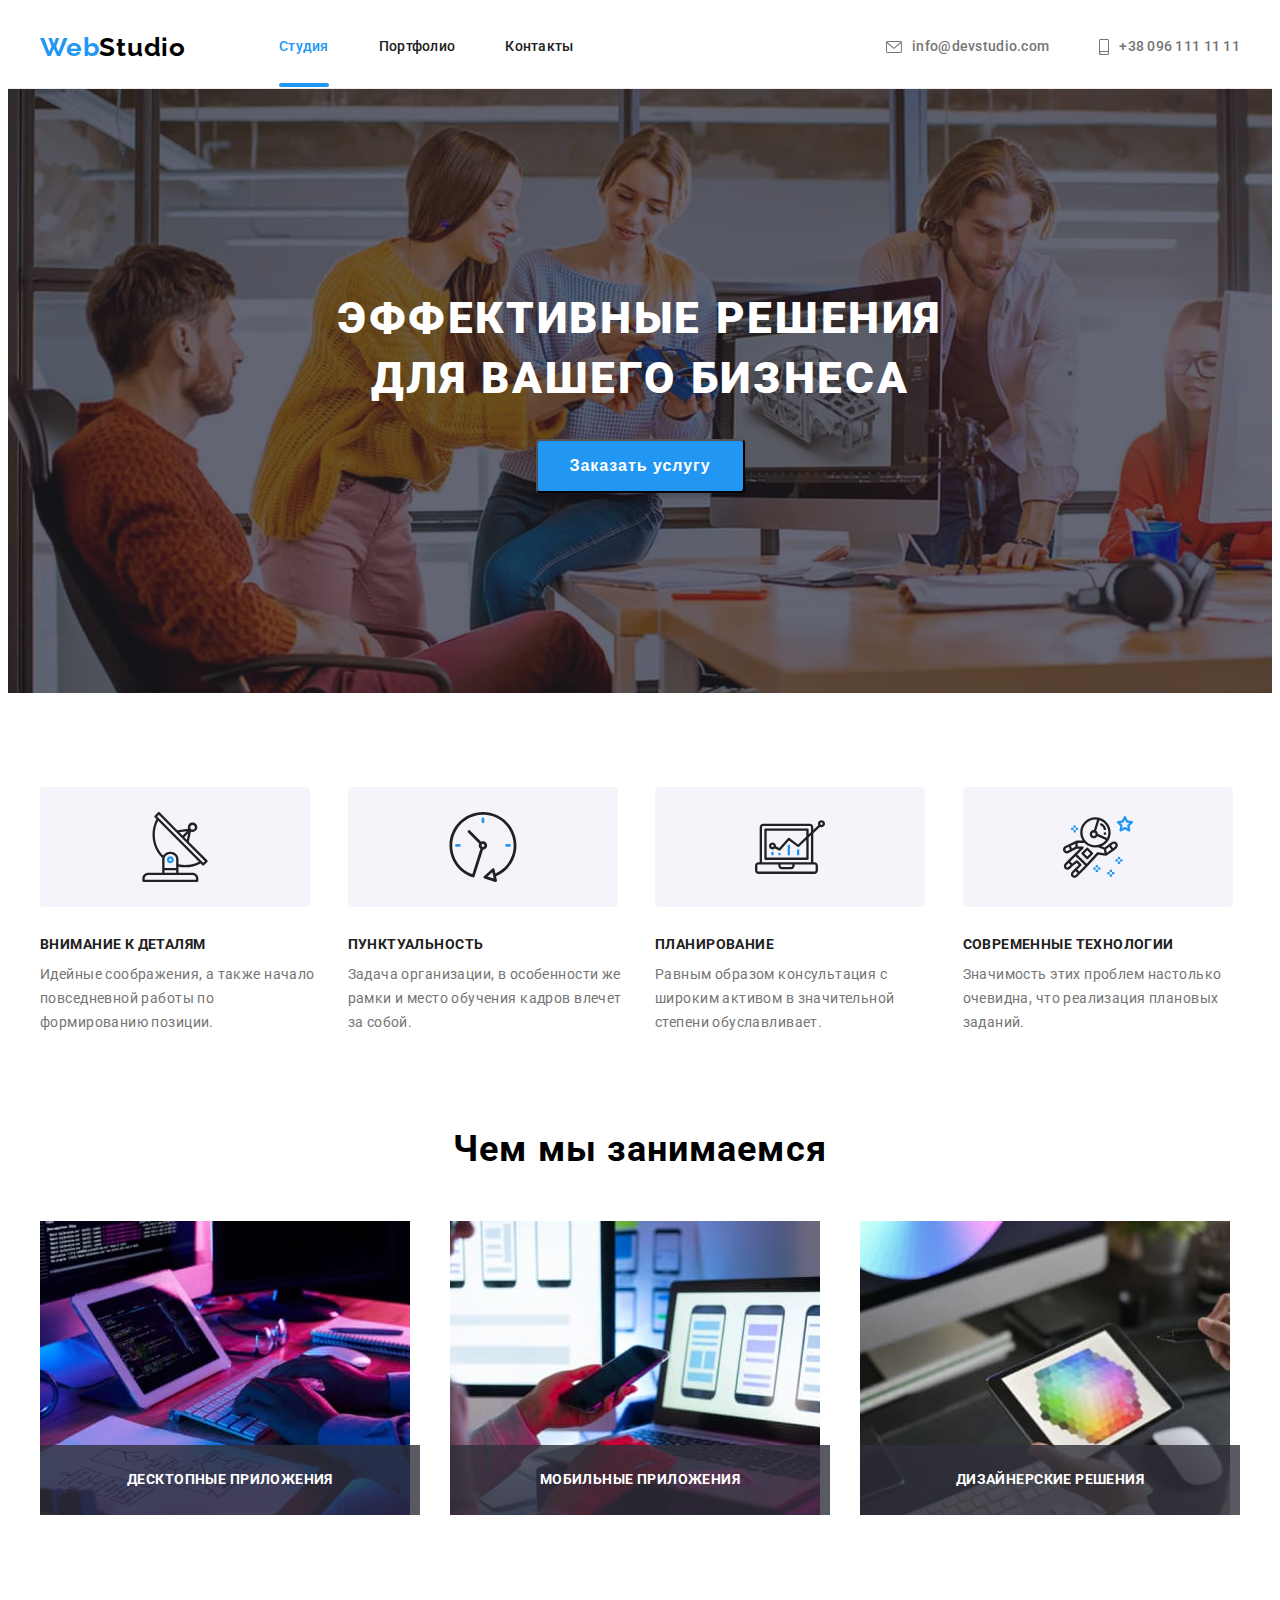
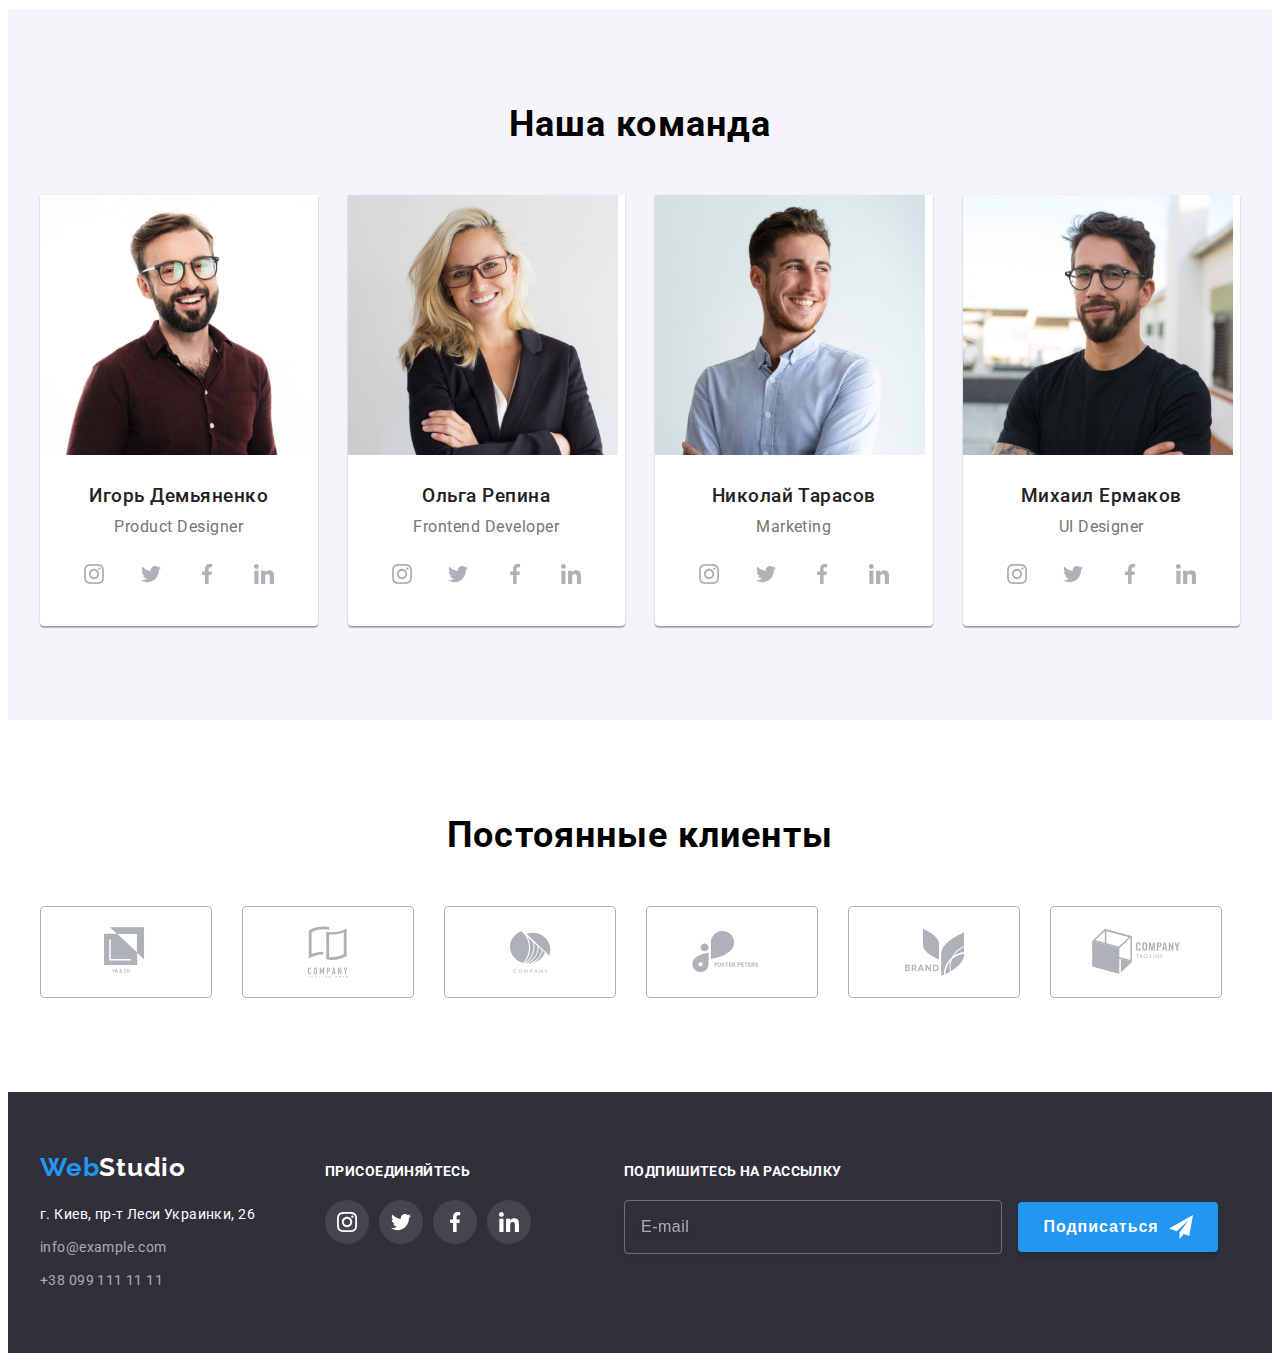
<file: index.html>
<!DOCTYPE html>
<html lang="ru">
  <head>
    <meta charset="UTF-8" />
    <meta http-equiv="X-UA-Compatible" content="IE=edge" />
    <meta name="viewport" content="width=device-width, initial-scale=1.0" />
    <title>Веб студия</title>
    <link rel="preconnect" href="https://fonts.gstatic.com" />
    <link href="https://fonts.googleapis.com/css2?family=Raleway:wght@700&family=Roboto:wght@400;500;700;900&display=swap"
      rel="stylesheet" />
    <link
      rel="stylesheet"
      href="https://cdnjs.cloudflare.com/ajax/libs/modern-normalize/1.0.0/modern-normalize.min.css"
      integrity="sha512-ISS7cAi1PEhQ8jnbJpJZMd29NlhNj4AWYyLOSp2CE/CsHxTCu+r+t0D2yoJudVrd0/8fTVPUVDzY5Tvli75u/g=="
      crossorigin="anonymous"
    />
    <link rel="stylesheet" href="./css/main.min.css" />
  </head>
  <body>
    <!-- HEADER -->
    <header class="header">
      <div class="container">
        <nav class="nav">
          <a class="logo link" href="./index.html" lang="en">Web<span class="logo_theme_light">Studio</span>
          </a>
          <ul class="menu list">
            <li class="menu__item">
              <a class="menu__link link current" href="./index.html">Студия</a>
            </li>
            <li class="menu__item">
              <a class="menu__link link" href="./portfolio.html">Портфолио</a>
            </li>
            <li class="menu__item">
              <a class="menu__link link" href="">Контакты</a>
            </li>
          </ul>
        </nav>
        <ul class="contact-list list">
          <li class="contact-list__item">
            <a class="contact-list__link link" href="mailto:info@devstudio.com">
              <svg class="contact-list__icon mail-icon" width="16px" height="12px">
                <use href="./images/sprite.svg#envelope"></use>
              </svg>info@devstudio.com
            </a>
          </li>
          <li class="contact-list__item">
            <a class="contact-list__link  link" href="tel:+380961111111">
              <svg class="contact-list__icon tel-icon" width="10px" height="16px">
                <use href="./images/sprite.svg#smartphone"></use>
              </svg>+38 096 111 11 11
            </a>
          </li>
        </ul>
      </div>
    </header>

    <main>
      <!-- HERO -->
      <section class="hero">
       <div class="container">
          <h1 class="hero__title">Эффективные решения для вашего бизнеса</h1>
          <button class="modal-button" type="button" data-modal-open>Заказать услугу</button>
       </div>
      </section>
      <!-- ABOUT -->
      <section class="about">
       <div class="container">
          <h2 class="section-title visually-hidden">Почему выбирают нас</h2>
          <ul class="about-list list">
            <li class="about-list__item">
              <div class="about-list__icon">
                <svg class="item-icon" width="70px" height="70px">
                  <use href="./images/sprite.svg#icon-antenna"></use>
                </svg>
              </div>
              <h3 class="about-list__title">Внимание к деталям</h3>
              <p class="about-list__description">
                Идейные соображения, а также начало повседневной работы по
                формированию позиции.
              </p>
            </li>
            <li class="about-list__item">
              <div class="about-list__icon">
                <svg class="item-icon" width="70px" height="70px">
                  <use href="./images/sprite.svg#icon-clock"></use>
                </svg>
              </div>
              <h3 class="about-list__title">Пунктуальность</h3>
              <p class="about-list__description">
                Задача организации, в особенности же рамки и место обучения кадров
                влечет за собой.
              </p>
            </li>
            <li class="about-list__item">
              <div class="about-list__icon">
                <svg class="item-icon" width="70px" height="70px">
                  <use href="./images/sprite.svg#icon-diagram"></use>
                </svg>
             </div>
              <h3 class="about-list__title">Планирование</h3>
              <p class="about-list__description">
                Равным образом консультация с широким активом в значительной
                степени обуславливает.
              </p>
            </li>
            <li class="about-list__item">
              <div class="about-list__icon">
                <svg class="item-icon" width="70px" height="70px">
                  <use href="./images/sprite.svg#icon-astronaut"></use>
                </svg>
             </div>
              <h3 class="about-list__title">Современные технологии</h3>
              <p class="about-list__description">
                Значимость этих проблем настолько очевидна, что реализация
                плановых заданий.
              </p>
            </li>
          </ul>
       </div>
      </section>
      <!-- SERVICES -->
      <section class="services">
        <div class="container">
          <h2 class="section-title">Чем мы занимаемся</h2>
          <ul class="services-list list">
            <li class="services-list__item">
              <img src="./images/services/img.jpeg" alt="верстка сайта" width="370" height="294" />
              <p class="services-list__item-overlay">Десктопные приложения</p>
            </li>
            <li class="services-list__item">
              <img src="./images/services/img-1.jpeg" alt="мобильная адаптация сайта" width="370" height="294" />
              <p class="services-list__item-overlay">Мобильные приложения</p>
            </li>
            <li class="services-list__item">
              <img src="./images/services/img-2.jpeg" alt="создание дизайна сайта" width="370" height="294" />
              <p class="services-list__item-overlay">Дизайнерские решения</p>
            </li>
          </ul>
        </div>
      </section>
      <!-- OUR TEAM -->
      <section class="team">
        <div class="container">
          <h2 class="section-title">Наша команда</h2>
          <ul class="team-list list">
            <li class="team-list__card">
              <img src="./images/team/img.jpeg" alt="Фото Игорь Демьяненко" width="270" height="260" />
              <div class="team-list__card-content">
                <h3 class="team-list__card-title">Игорь Демьяненко</h3>
                <p class="team-list__card-description" lang="en">Product Designer</p>
              <ul class="social-list list">
                <li class="social-list__item">
                  <a href="#" class="social-list__link link">
                    <svg class="social-list__icon social-list__icon_theme_light">
                      <use href="./images/sprite.svg#instagram"></use>
                    </svg>
                  </a>
                </li>
                <li class="social-list__item">
                  <a href="#" class="social-list__link link">
                    <svg class="social-list__icon social-list__icon_theme_light">
                      <use href="./images/sprite.svg#twitter"></use>
                    </svg>
                  </a>
                </li>
                <li class="social-list__item">
                  <a href="#" class="social-list__link link">
                    <svg class="social-list__icon social-list__icon_theme_light">
                      <use href="./images/sprite.svg#facebook"></use>
                    </svg>
                  </a>
                </li>
                <li class="social-list__item">
                  <a href="#" class="social-list__link link">
                    <svg class="social-list__icon social-list__icon_theme_light">
                      <use href="./images/sprite.svg#linkedin"></use>
                    </svg>
                  </a>
                </li>
              </ul>
              </div>
            </li>
            <li class="team-list__card">
              <img src="./images/team/img-1.jpeg" alt="фото Ольга Репина" width="270" height="260" />
              <div class="team-list__card-content">
                <h3 class="team-list__card-title">Ольга Репина</h3>
                <p class="team-list__card-description" lang="en">Frontend Developer</p>
              <ul class="social-list list">
                <li class="social-list__item">
                  <a href="#" class="social-list__link link">
                    <svg class="social-list__icon social-list__icon_theme_light">
                      <use href="./images/sprite.svg#instagram"></use>
                    </svg>
                  </a>
                </li>
                <li class="social-list__item">
                  <a href="#" class="social-list__link link">
                    <svg class="social-list__icon social-list__icon_theme_light">
                      <use href="./images/sprite.svg#twitter"></use>
                    </svg>
                  </a>
                </li>
                <li class="social-list__item">
                  <a href="#" class="social-list__link link">
                    <svg class="social-list__icon social-list__icon_theme_light">
                      <use href="./images/sprite.svg#facebook"></use>
                    </svg>
                  </a>
                </li>
                <li class="social-list__item">
                  <a href="#" class="social-list__link link">
                    <svg class="social-list__icon social-list__icon_theme_light">
                      <use href="./images/sprite.svg#linkedin"></use>
                    </svg>
                  </a>
                </li>
              </ul>
              </div>
            </li>
            <li class="team-list__card">
              <img src="./images/team/img-2.jpeg" alt="фото Николай Тарасов" width="270" height="260" />
              <div class="team-list__card-content">
                <h3 class="team-list__card-title">Николай Тарасов</h3>
                <p class="team-list__card-description" lang="en">Marketing</p>
              <ul class="social-list list">
                <li class="social-list__item">
                  <a href="#" class="social-list__link link">
                    <svg class="social-list__icon social-list__icon_theme_light">
                      <use href="./images/sprite.svg#instagram"></use>
                    </svg>
                  </a>
                </li>
                <li class="social-list__item">
                  <a href="#" class="social-list__link link">
                    <svg class="social-list__icon social-list__icon_theme_light">
                      <use href="./images/sprite.svg#twitter"></use>
                    </svg>
                  </a>
                </li>
                <li class="social-list__item">
                  <a href="#" class="social-list__link link">
                    <svg class="social-list__icon social-list__icon_theme_light">
                      <use href="./images/sprite.svg#facebook"></use>
                    </svg>
                  </a>
                </li>
                <li class="social-list__item">
                  <a href="#" class="social-list__link link">
                    <svg class="social-list__icon social-list__icon_theme_light">
                      <use href="./images/sprite.svg#linkedin"></use>
                    </svg>
                  </a>
                </li>
              </ul>
              </div>
            </li>
            <li class="team-list__card">
              <img src="./images/team/img-3.jpeg" alt="фото Михаил Ермаков" width="270" height="260" />
              <div class="team-list__card-content">
                <h3 class="team-list__card-title">Михаил Ермаков</h3>
                <p class="team-list__card-description" lang="en">UI Designer</p>
              <ul class="social-list list">
                <li class="social-list__item">
                  <a href="#" class="social-list__link link">
                    <svg class="social-list__icon social-list__icon_theme_light">
                      <use href="./images/sprite.svg#instagram"></use>
                    </svg>
                  </a>
                </li>
                <li class="social-list__item">
                  <a href="#" class="social-list__link link">
                    <svg class="social-list__icon social-list__icon_theme_light">
                      <use href="./images/sprite.svg#twitter"></use>
                    </svg>
                  </a>
                </li>
                <li class="social-list__item">
                  <a href="#" class="social-list__link link">
                    <svg class="social-list__icon social-list__icon_theme_light">
                      <use href="./images/sprite.svg#facebook"></use>
                    </svg>
                  </a>
                </li>
                <li class="social-list__item">
                  <a href="#" class="social-list__link link">
                    <svg class="social-list__icon social-list__icon_theme_light">
                      <use href="./images/sprite.svg#linkedin"></use>
                    </svg>
                  </a>
                </li>
              </ul>
              </div>
            </li>
          </ul>
        </div>
      </section>
      <!-- REGULAR CUSTOMERS -->
      <section class="customers">
        <div class="container">
          <h2 class="section-title">Постоянные клиенты</h2>
          <ul class="customer-list list">
            <li class="customer-list__card ">
              <a class="customer-list__link link" href="#">
                <svg class="customer-list__logo" width="44.27px" height="49.23px">
                  <use href="./images/sprite.svg#icon-logo-1" ></use>
                </svg>
              </a>
            </li>
            <li class="customer-list__card">
              <a class="customer-list__link link" href="#">
                <svg class="customer-list__logo" width="40px" height="52px">
                  <use href="./images/sprite.svg#icon-logo-2" ></use>
                </svg>
              </a>
            </li>
            <li class="customer-list__card">
              <a class="customer-list__link link" href="#">
                <svg class="customer-list__logo" width="41px" height="42.6px">
                  <use href="./images/sprite.svg#icon-logo-3" ></use>
                </svg>
              </a>
            </li>
            <li class="customer-list__card">
              <a class="customer-list__link link" href="#">
                <svg class="customer-list__logo" width="79.66px" height="42.02px">
                  <use href="./images/sprite.svg#icon-logo-4" ></use>
                </svg>
              </a>
            </li>
            <li class="customer-list__card">
              <a class="customer-list__link link" href="#">
                <svg class="customer-list__logo" width="59px" height="47px">
                  <use href="./images/sprite.svg#icon-logo-5" ></use>
                </svg>
              </a>
            </li>
            <li class="customer-list__card ">
              <a class="customer-list__link link" href="#">
                <svg class="customer-list__logo" width="88.48px" height="45.44px">
                  <use href="./images/sprite.svg#icon-logo-6"></use>
                </svg>
              </a>
            </li>
          </ul>
        </div>

      </section>
    </main>
    <!-- FOOTER -->
    <footer class="footer">
     <div class="container">
        <div class="footer-contacts">
          <a class="logo link" href="" lang="en">Web<span class="logo_theme_dark">Studio</span>
          </a>
          <address class="address">
            <ul class="address-list list">
              <li class="address-list__item">
                <a class="address-list__link link" href="https://goo.gl/maps/NgNXpfJPbguRKjWw9" target="_blank"
                  rel="noreferrer noopener">г. Киев, пр-т Леси Украинки, 26
                </a>
              </li>
              <li class="address-list__item">
                <a class="address-list__contact-link link" href="mailto:info@example.com">info@example.com
                </a>
              </li>
              <li class="address-list__item">
                <a class="address-list__contact-link link" href="tel:+380991111111">+38 099 111 11 11
                </a>
              </li>
            </ul>
          </address>
        </div>
        <div class="social">
          <b class="cta-join">Присоединяйтесь</b>
          <ul class="social-list list">
            <li class="social-list__item">
              <a href="#" class="social-list__link link">
                <svg class="social-list__icon social-list__icon_theme_dark">
                  <use href="./images/sprite.svg#instagram"></use>
                </svg>
              </a>
            </li>
            <li class="social-list__item">
              <a href="#" class="social-list__link link">
                <svg class="social-list__icon social-list__icon_theme_dark">
                  <use href="./images/sprite.svg#twitter"></use>
                </svg>
              </a>
            </li>
            <li class="social-list__item">
              <a href="#" class="social-list__link link">
                <svg class="social-list__icon social-list__icon_theme_dark">
                  <use href="./images/sprite.svg#facebook"></use>
                </svg>
              </a>
            </li>
            <li class="social-list__item">
              <a href="#" class="social-list__link link">
                <svg class="social-list__icon social-list__icon_theme_dark">
                  <use href="./images/sprite.svg#linkedin"></use>
                </svg>
              </a>
            </li>
          </ul>
        </div>
        <div class="signup">
          <b class="cta-join">Подпишитесь на рассылку</b>
          <div class="signup__form-wrapper">
            <form class="signup-form" action="#">
              <label class="signup-form__field">
                <input class="signup-form__input" type="email" name="user-email" placeholder="E-mail" required>
              </label>
              <button class="signup-form__btn" type="submit">
                Подписаться
                <svg class="signup-form__btn-icon" width="24px" height="24px">
                  <use href="./images/sprite.svg#icon-send"></use>
                </svg>
              </button>
            </form>
          </div>
        </div>
     </div>
    </footer>
    <div class="backdrop is-hidden" data-modal>
      <div class="modal">
        <!-- <p>Lorem ipsum dolor sit, amet consectetur adipisicing elit. Expedita nisi velit voluptate ex. Distinctio, quaerat laboriosam assumenda dolores, inventore est corporis quos, expedita laudantium aperiam a? Omnis, possimus expedita? Iusto?</p> -->
        <button type="button" class="modal__close-btn" data-modal-close>
          <svg class="modal__close-btn-icon" width="18px"' height="18px">
            <use href="./images/sprite.svg#icon-close-black"></use>
          </svg>
        </button>
        <form action="#" class="modal-form">
          <b class="modal-form__title">Оставьте свои данные, мы вам перезвоним</b>
          <label class="modal-form__field">
            Имя
            <span class="modal-form__input-wrapper">
              <input type="text" name="user-name" class="modal-form__input" required minlength="2">
              <svg class="modal-form__input-icon" width="18px"' height="18px">
                <use href="./images/sprite.svg#icon-person-form"></use>
              </svg>
            </span>
          </label>
          <label class="modal-form__field">
            Телефон
            <span class="modal-form__input-wrapper">
              <input type="tel" name="user-phone" class="modal-form__input" required pattern="[0-9]{3}[0-9]{3}[0-9]{2}[0-9]{2}"
                title="096-111-11-11">
              <svg class="modal-form__input-icon" width="18px"' height="18px">
                <use href="./images/sprite.svg#icon-phone-form"></use>
              </svg>
            </span>
          </label>
          <label class="modal-form__field">
            Почта
            <span class="modal-form__input-wrapper">
              <input type="email" name="user-email" class="modal-form__input" required>
              <svg class="modal-form__input-icon" width="18px"' height="18px">
                <use href="./images/sprite.svg#icon-email-form"></use>
              </svg>
            </span>
          </label>
          <label class="modal-form__field">
            Комментарий
          <span class="modal-form__input-wrapper">
            <textarea name="user-message" class="modal-form__message" placeholder="Введите текст"></textarea>
           </span>
          </label>
          <input type="checkbox" id="user-term" name="user-term" class="modal-form__term visually-hidden " required>
          <label for="user-term" class="modal-form__check-desc">
            Соглашаюсь с рассылкой и принимаю&nbsp;
            <a href="#" class="modal-form__term-link">Условия договора</a>
          </label>
          <button type="submit" class="modal-form__btn">Отправить</button>
        </form>
      </div>
    </div>
    <script src="./js/modal.js"></script>
  </body>
</html>
</file>
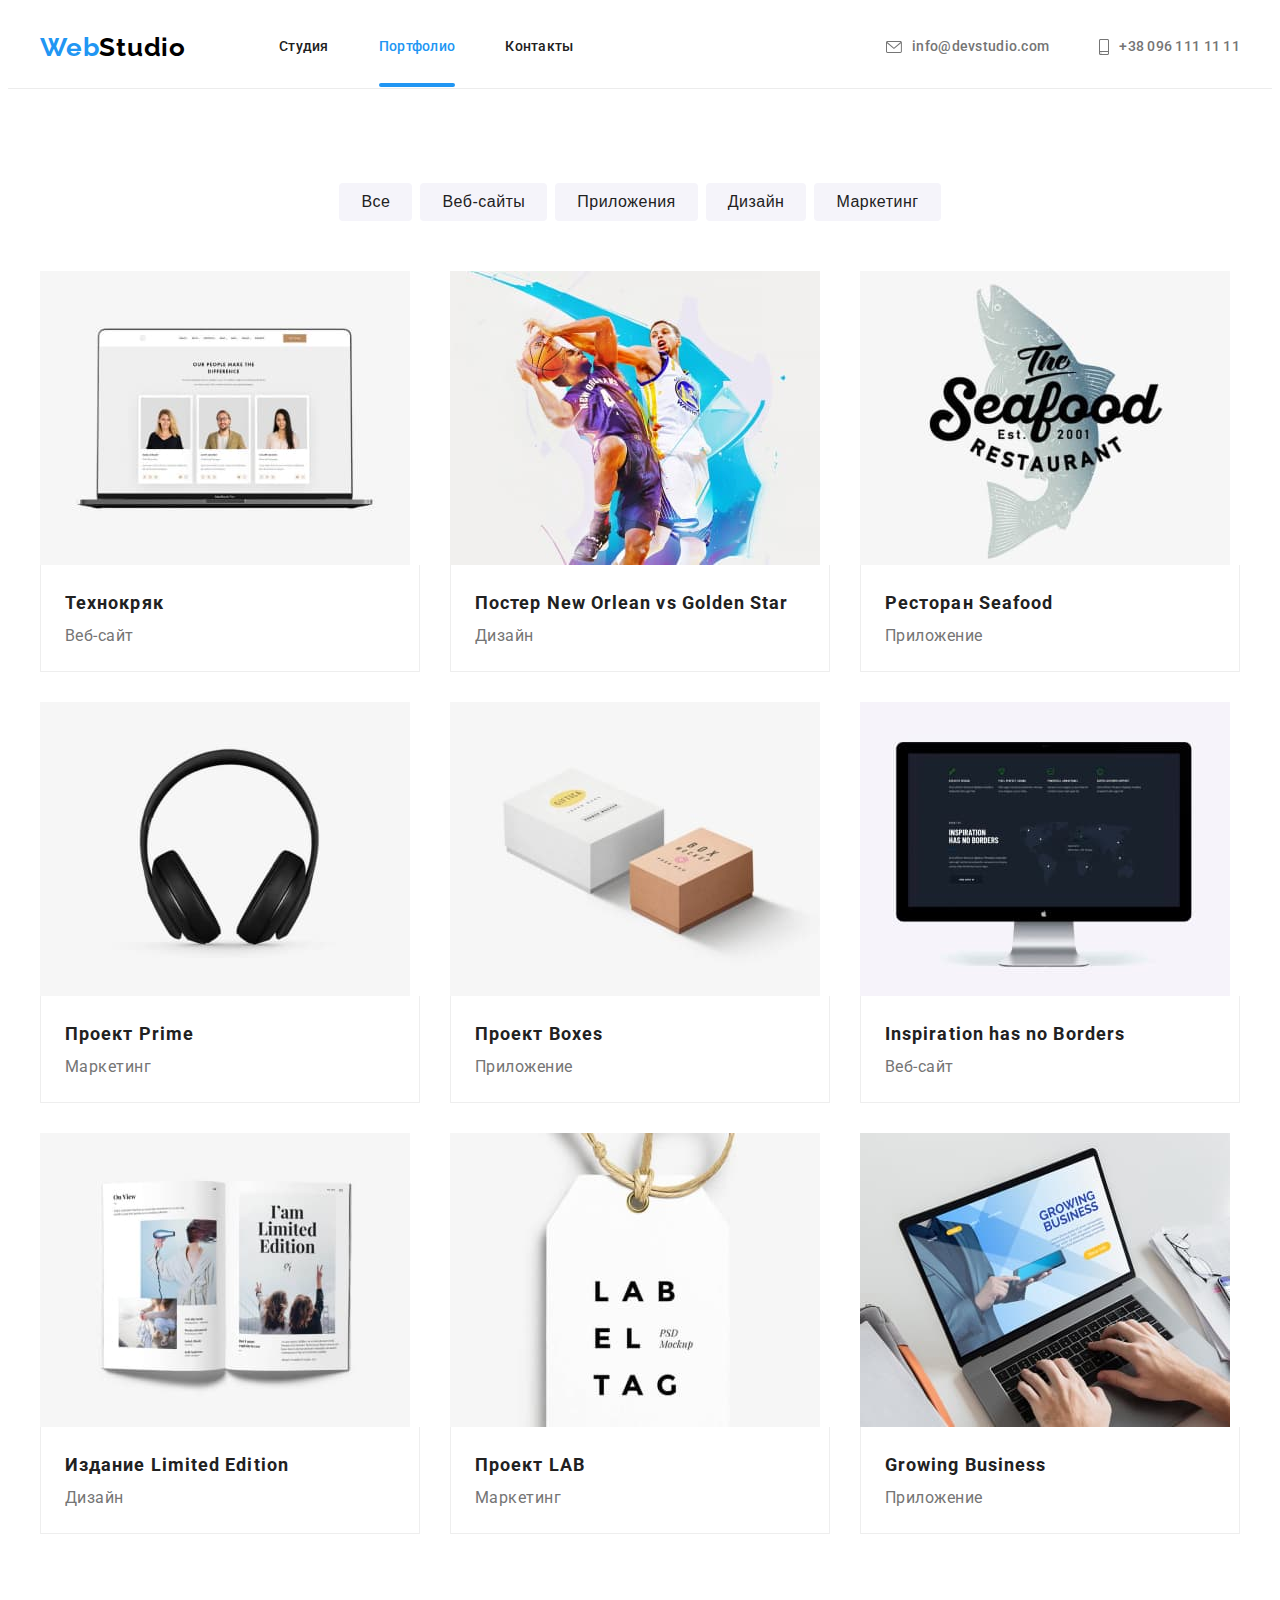
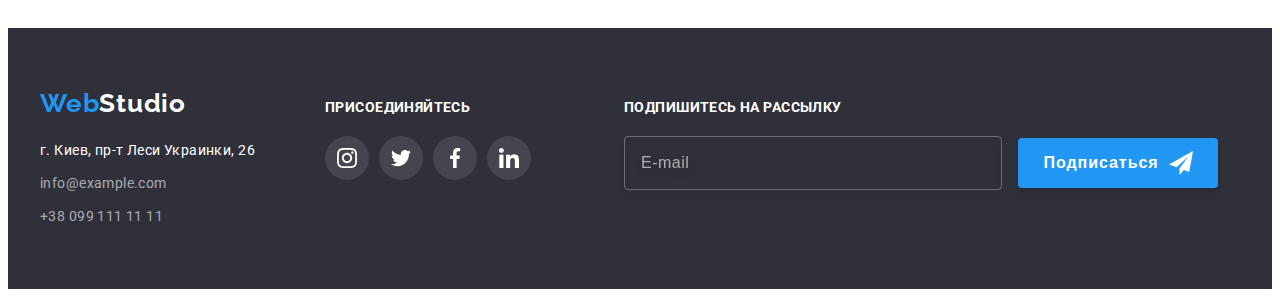
<file: portfolio.html>
<!DOCTYPE html>
<html lang="ru">
  <head>
    <meta charset="UTF-8" />
    <meta http-equiv="X-UA-Compatible" content="IE=edge" />
    <meta name="viewport" content="width=device-width, initial-scale=1.0" />
    <title>Портфолио</title>
    <link rel="preconnect" href="https://fonts.gstatic.com" />
    <link
      href="https://fonts.googleapis.com/css2?family=Raleway:wght@700&family=Roboto:wght@400;500;700;900&display=swap"
      rel="stylesheet"
    />
    <link
      rel="stylesheet"
      href="https://cdnjs.cloudflare.com/ajax/libs/modern-normalize/1.0.0/modern-normalize.min.css"
      integrity="sha512-ISS7cAi1PEhQ8jnbJpJZMd29NlhNj4AWYyLOSp2CE/CsHxTCu+r+t0D2yoJudVrd0/8fTVPUVDzY5Tvli75u/g=="
      crossorigin="anonymous"
    />
    <link rel="stylesheet" href="./css/main.min.css" />
  </head>
  <body>
    <!-- HEADER -->
    <header class="header">
      <div class="container">
        <nav class="nav">
          <a class="logo link" href="./index.html" lang="en">Web<span class="logo_theme_light">Studio</span>
          </a>
          <ul class="menu list">
            <li class="menu__item">
              <a class="menu__link link" href="./index.html">Студия</a>
            </li>
            <li class="menu__item">
              <a class="menu__link link current" href="./portfolio.html">Портфолио</a>
            </li>
            <li class="menu__item">
              <a class="menu__link link" href="">Контакты</a>
            </li>
          </ul>
        </nav>
        <ul class="contact-list list">
          <li class="contact-list__item">
            <a class="contact-list__link link" href="mailto:info@devstudio.com">
              <svg class="contact-list__icon mail-icon" width="16px" height="12px">
                <use href="./images/sprite.svg#envelope"></use>
              </svg>info@devstudio.com
            </a>
          </li>
          <li class="contact-list__item">
            <a class="contact-list__link  link" href="tel:+380961111111">
              <svg class="contact-list__icon tel-icon" width="10px" height="16px">
                <use href="./images/sprite.svg#smartphone"></use>
              </svg>+38 096 111 11 11
            </a>
          </li>
        </ul>
      </div>
    </header>

    <main>
      <!-- GALLERY -->
      <section class="gallery">
       <div class="container">
          <h1 class="visually-hidden">Галерея работ</h1>
          <!-- Filters -->
          <ul class="filter-list list">
            <li class="filter-list__item">
              <button class="filter-list__button" type="button">Все</button>
            </li>
            <li class="filter-list__item">
              <button class="filter-list__button" type="button">Веб-сайты</button>
            </li>
            <li class="filter-list__item">
              <button class="filter-list__button" type="button">Приложения</button>
            </li>
            <li class="filter-list__item">
              <button class="filter-list__button" type="button">Дизайн</button>
            </li>
            <li class="filter-list__item">
              <button class="filter-list__button" type="button">Маркетинг</button>
            </li>
          </ul>
          <!-- End Filters -->
          <ul class="gallery-list list">
            <li class="gallery-list__card">
              <a class="gallery-list__link link" href="">
                <div class="gallery-list__card-thumb">
                  <img src="./images/gallery/img.jpeg" alt="веб-сайт технокряк" width="370" height="294" />
                  <p class="gallery-list__card-thumb_overlay">Технокряк это современная площадка распространения коронавируса. Компании
                    используют эту
                    платформу для цифрового шпионажа и атак на защищённые сервера конкурентов.</p>
                </div>
                <div class="gallery-list__card-content">
                  <h2 class="gallery-list__card-title">Технокряк</h2>
                  <p class="gallery-list__card-description">Веб-сайт</p>
                </div>
              </a>
            </li>
            <li class="gallery-list__card">
              <a class="gallery-list__link link" href="">
                <div class="gallery-list__card-thumb">
                  <img src="./images/gallery/img-1.jpeg" alt="дизайн постера" width="370" height="294" />
                  <p class="gallery-list__card-thumb_overlay">Технокряк это современная площадка распространения коронавируса. Компании
                    используют эту платформу для цифрового шпионажа и атак на защищённые сервера конкурентов.</p>
                </div>
                <div class="gallery-list__card-content">
                  <h2 class="gallery-list__card-title">
                  Постер <span lang="en">New Orlean vs Golden Star</span>
                  </h2>
                  <p class="gallery-list__card-description">Дизайн</p>
                </div>
              </a>
            </li>
            <li class="gallery-list__card">
              <a class="gallery-list__link link" href="">
                <div class="gallery-list__card-thumb">
                  <img src="./images/gallery/img-2.jpeg" alt="приложение ресторан" width="370" height="294" />
                  <p class="gallery-list__card-thumb_overlay">Технокряк это современная площадка распространения коронавируса. Компании
                    используют эту
                    платформу для цифрового шпионажа и атак на защищённые сервера конкурентов.</p>
                </div>
                <div class="gallery-list__card-content">
                  <h2 class="gallery-list__card-title">
                    Ресторан <span lang="en">Seafood</span>
                  </h2>
                  <p class="gallery-list__card-description">Приложение</p>
                </div>
              </a>
            </li>
            <li class="gallery-list__card">
              <a class="gallery-list__link link" href="">
                <div class="gallery-list__card-thumb">
                  <img src="./images/gallery/img-3.jpeg" alt="маркетинг проект прайм" width="370" height="294" />
                  <p class="gallery-list__card-thumb_overlay">Технокряк это современная площадка распространения коронавируса. Компании
                    используют эту
                    платформу для цифрового шпионажа и атак на защищённые сервера конкурентов.</p>
                </div>
                <div class="gallery-list__card-content">
                  <h2 class="gallery-list__card-title">
                    Проект<span lang="en"> Prime</span>
                  </h2>
                  <p class="gallery-list__card-description">Маркетинг</p>
                  </div>
              </a>
            </li>
            <li class="gallery-list__card">
              <a class="gallery-list__link link" href="">
                <div class="gallery-list__card-thumb">
                  <img src="./images/gallery/img-4.jpeg" alt="Приложение проект боксы" width="370" height="294" />
                  <p class="gallery-list__card-thumb_overlay">Технокряк это современная площадка распространения коронавируса. Компании
                    используют эту
                    платформу для цифрового шпионажа и атак на защищённые сервера конкурентов.</p>
                </div>
                <div class="gallery-list__card-content">
                  <h2 class="gallery-list__card-title">
                    Проект<span lang="en"> Boxes</span>
                  </h2>
                  <p class="gallery-list__card-description">Приложение</p>
                </div>
              </a>
            </li>
            <li class="gallery-list__card">
              <a class="gallery-list__link link" href="">
                <div class="gallery-list__card-thumb">
                      <img src="./images/gallery/img-5.jpeg" alt="веб-сайт инспирейшн" width="370" height="294" />
                      <p class="gallery-list__card-thumb_overlay">Технокряк это современная площадка распространения коронавируса. Компании
                        используют эту
                        платформу для цифрового шпионажа и атак на защищённые сервера конкурентов.</p>
                  </div>
                  <div class="gallery-list__card-content">
                    <h2 class="gallery-list__card-title" lang="en">
                      Inspiration has no Borders
                    </h2>
                    <p class="gallery-list__card-description">Веб-сайт</p>
                  </div>
                </a>
            </li>
            <li class="gallery-list__card">
              <a class="gallery-list__link link" href="">
                <div class="gallery-list__card-thumb">
                  <img src="./images/gallery/img-6.jpeg" alt="дизайн издания" width="370" height="294" />
                  <p class="gallery-list__card-thumb_overlay">Технокряк это современная площадка распространения коронавируса. Компании
                    используют эту платформу для цифрового
                  шпионажа и атак на защищённые сервера конкурентов.</p>
                </div>
                <div class="gallery-list__card-content">
                  <h2 class="gallery-list__card-title">
                    Издание<span lang="en"> Limited Edition</span>
                  </h2>
                  <p class="gallery-list__card-description">Дизайн</p>
                </div>
              </a>
            </li>
            <li class="gallery-list__card">
              <a class="gallery-list__link link" href="">
                <div class="gallery-list__card-thumb">
                  <img src="./images/gallery/img-7.jpeg" alt="маркетинг проект лаб" width="370" height="294" />
                  <p class="gallery-list__card-thumb_overlay">Технокряк это современная площадка распространения коронавируса. Компании
                    используют эту
                    платформу для цифрового шпионажа и атак на защищённые сервера конкурентов.</p>
                </div>
                <div class="gallery-list__card-content">
                  <h2 class="gallery-list__card-title">
                    Проект<span lang="en"> LAB</span>
                  </h2>
                  <p class="gallery-list__card-description">Маркетинг</p>
                </div>
              </a>
            </li>
            <li class="gallery-list__card">
              <a class="gallery-list__link link" href="">
                <div class="gallery-list__card-thumb">
                  <img src="./images/gallery/img-8.jpeg" alt="приложение для бизнеса" width="370" height="294" />
                  <p class="gallery-list__card-thumb_overlay">Технокряк это современная площадка распространения коронавируса. Компании
                    используют эту
                    платформу для цифрового шпионажа и атак на защищённые сервера конкурентов.</p>
                </div>
                <div class="gallery-list__card-content">
                  <h2 class="gallery-list__card-title" lang="en">Growing Business</h2>
                  <p class="gallery-list__card-description">Приложение</p>
                </div>
              </a>
            </li>
          </ul>
       </div>
      </section>
    </main>
    <!-- FOOTER -->
  <footer class="footer">
    <div class="container">
      <div class="footer-contacts">
        <a class="logo link" href="" lang="en">Web<span class="logo_theme_dark">Studio</span>
        </a>
        <address class="address">
          <ul class="address-list list">
            <li class="address-list__item">
              <a class="address-list__link link" href="https://goo.gl/maps/NgNXpfJPbguRKjWw9" target="_blank"
                rel="noreferrer noopener">г. Киев, пр-т Леси Украинки, 26
              </a>
            </li>
            <li class="address-list__item">
              <a class="address-list__contact-link link" href="mailto:info@example.com">info@example.com
              </a>
            </li>
            <li class="address-list__item">
              <a class="address-list__contact-link link" href="tel:+380991111111">+38 099 111 11 11
              </a>
            </li>
          </ul>
        </address>
      </div>
      <div class="social">
        <b class="cta-join">Присоединяйтесь</b>
        <ul class="social-list list">
          <li class="social-list__item">
            <a href="#" class="social-list__link link">
              <svg class="social-list__icon social-list__icon_theme_dark">
                <use href="./images/sprite.svg#instagram"></use>
              </svg>
            </a>
          </li>
          <li class="social-list__item">
            <a href="#" class="social-list__link link">
              <svg class="social-list__icon social-list__icon_theme_dark">
                <use href="./images/sprite.svg#twitter"></use>
              </svg>
            </a>
          </li>
          <li class="social-list__item">
            <a href="#" class="social-list__link link">
              <svg class="social-list__icon social-list__icon_theme_dark">
                <use href="./images/sprite.svg#facebook"></use>
              </svg>
            </a>
          </li>
          <li class="social-list__item">
            <a href="#" class="social-list__link link">
              <svg class="social-list__icon social-list__icon_theme_dark">
                <use href="./images/sprite.svg#linkedin"></use>
              </svg>
            </a>
          </li>
        </ul>
      </div>
      <div class="signup">
        <b class="cta-join">Подпишитесь на рассылку</b>
        <div class="signup__form-wrapper">
          <form class="signup-form" action="#">
            <label class="signup-form__field">
              <input class="signup-form__input" type="email" name="user-email" placeholder="E-mail" required>
            </label>
            <button class="signup-form__btn" type="submit">
              Подписаться
              <svg class="signup-form__btn-icon" width="24px" height="24px">
                <use href="./images/sprite.svg#icon-send"></use>
              </svg>
            </button>
          </form>
        </div>
      </div>
    </div>
  </footer>
  </body>
</html>
</file>
<file: css/main.min.css>
:root{--main-font: "Roboto", sans-serif;--secondary-font: "Raleway", sans-serif;--body-bg-dark: #2f303a;--body-bg-accent: #f5f4fa;--primary-text-color: #212121;--secondary-text-color: #757575;--accent-color: #2196f3;--white-color: #ffffff;--black-color: #000000;--section-pt: 94px;--section-pb: 94px;--card-gap: 30px;--icon-color: #afb1b8;--cubik: cubic-bezier(0.4, 0, 0.2, 1)}.visually-hidden{position:absolute !important;clip:rect(1px 1px 1px 1px);clip:rect(1px, 1px, 1px, 1px);padding:0 !important;border:0 !important;height:1px !important;width:1px !important;overflow:hidden}body{font-family:var(--main-font);background-color:var(--white-color)}h1,h2,h3,h4,h5,h6,p{margin:0}ul,ol{margin:0;padding:0}img{display:block;max-width:100%;height:auto}.link{text-decoration:none}.list{list-style:none}.address{font-style:normal}.container{width:1200px;margin:0 auto;padding-left:15px;padding-right:15px}.header .container{display:flex;align-items:center}.footer .container{display:flex;align-items:baseline}.logo{font-family:var(--secondary-font);font-weight:700;font-size:26px;line-height:1.19;letter-spacing:.03em;color:var(--accent-color)}.logo_theme_light{color:var(--black-color)}.logo_theme_dark{color:var(--white-color)}.modal-button{min-width:200px;padding:10px 32px;border-radius:4px;box-shadow:0px 4px 4px rgba(0,0,0,0.15);background-color:var(--accent-color);font-weight:700;font-size:16px;line-height:1.88;letter-spacing:.06em;color:var(--white-color)}.menu .current{position:relative;color:var(--accent-color)}.current::after{position:absolute;bottom:-33px;display:block;content:"";width:100%;height:4px;background-color:var(--accent-color);border-radius:2px}.section-title{margin-bottom:50px;font-weight:700;font-size:36px;line-height:1.17;letter-spacing:.03em;text-align:center}.social-list{display:flex;justify-content:space-between}.social-list__item{display:flex}.social-list__item:not(:last-child){margin-right:10px}.social-list__link{display:flex;align-items:center;justify-content:center;width:44px;height:44px;border-radius:50%;background-color:rgba(255,255,255,0.1);outline:none;transition:background-color 250ms var(--cubik)}.social-list__link:hover,.social-list__link:focus{background-color:var(--accent-color)}.social-list__icon{width:20px;height:20px;transition:fill 250ms var(--cubik)}.social-list__link:hover .social-list__icon,.social-list__link:focus .social-list__icon{fill:var(--white-color)}.social-list__icon_theme_light{fill:var(--icon-color)}.social-list__icon_theme_dark{fill:var(--white-color)}.filter-list{display:flex;justify-content:center;margin-bottom:50px}.filter-list__item{display:block}.filter-list .filter-list__item+.filter-list__item{margin-left:8px}.filter-list__button{padding:6px 22px;border-radius:4px;border:none;font-weight:500;font-size:16px;line-height:1.63;letter-spacing:.03em;color:var(--primary-text-color);background-color:var(--body-bg-accent);cursor:pointer;transition:background-color 250ms var(--cubik),color 250ms var(--cubik),box-shadow 250ms var(--cubik)}.filter-list__button:hover,.filter-list__button:focus{background-color:var(--accent-color);color:var(--white-color);box-shadow:0px 3px 1px rgba(0,0,0,0.1),0px 1px 2px rgba(0,0,0,0.08),0px 2px 2px rgba(0,0,0,0.12)}.modal{position:absolute;top:50%;left:50%;transform:translate(-50%, -50%);width:528px;height:581px;background-color:var(--white-color)}.modal__close-btn{position:absolute;top:8px;right:8px;width:30px;height:30px;background:var(--white-color);border:1px solid rgba(0,0,0,0.1);border-radius:50%;cursor:pointer}.modal__close-btn-icon{position:absolute;top:50%;left:50%;transform:translate(-50%, -50%);transition:fill 250ms var(--cubik)}.modal__close-btn:focus .modal__close-btn-icon,.modal__close-btn:hover .modal__close-btn-icon{fill:var(--accent-color)}.is-hidden{opacity:0;visibility:hidden;pointer-events:none;transform:scale(1.5)}.modal-form{display:flex;flex-direction:column;padding:40px}.modal-form__title{margin-bottom:15px;text-align:center;font-weight:700;font-size:20px;line-height:1.15;letter-spacing:.03em;color:var(--primary-text-color)}.modal-form__field{margin-bottom:10px;font-weight:400;font-size:12px;line-height:1.17;letter-spacing:.01em;color:var(--secondary-text-color)}.modal-form__input{padding-left:42px;width:100%;height:40px;border:1px solid rgba(33,33,33,0.2);border-radius:4px;transition:border-color 250ms var(--cubik)}.modal-form__input:focus{outline:none;border-color:var(--accent-color)}.modal-form__input-wrapper{position:relative;display:block;margin-top:4px}.modal-form__input-icon{position:absolute;top:50%;left:12px;cursor:pointer;transform:translateY(-50%);transition:fill 250ms var(--cubik)}.modal-form__input:focus+.modal-form__input-icon{fill:var(--accent-color)}.modal-form__message{width:100%;height:120px;padding:12px 16px;resize:none;border:1px solid rgba(33,33,33,0.2);border-radius:4px;transition:border-color 250ms var(--cubik)}.modal-form__message:focus{outline:none;border-color:var(--accent-color)}.modal-form__message::placeholder{font-weight:400;font-size:12px;line-height:1.17;letter-spacing:.01em;color:rgba(117,117,117,0.5)}.modal-form__check-desc{display:flex;align-items:center;font-weight:400;font-size:14px;line-height:1.71;letter-spacing:.03em;color:var(--secondary-text-color)}.modal-form__check-desc::before{display:block;content:"";width:16px;height:15px;margin-right:8px;border:2px solid var(--primary-text-color);border-radius:2px;cursor:pointer;transition:border-color 250ms var(--cubik)}.modal-form__term:focus+.modal-form__check-desc::before{border-color:var(--accent-color)}.modal-form__term:checked+.modal-form__check-desc::before{background-image:url(../images/modal/icon-check.svg);background-origin:border-box;border:transparent;border-radius:2px;background-color:var(--accent-color)}.modal-form__term-link{color:var(--accent-color)}.modal-form__btn{align-self:center;min-width:200px;padding:10px 55px;margin-top:30px;font-weight:700;font-size:16px;line-height:1.88;letter-spacing:.06em;color:var(--white-color);background:var(--accent-color);box-shadow:0px 4px 4px rgba(0,0,0,0.15);outline:none;border:none;border-radius:4px;transition:background-color 250ms var(--cubik)}.modal-form__btn:hover,.modal-form__btn:focus{background-color:#188ce8}.backdrop{position:fixed;top:0;left:0;width:100vw;height:100vh;background-color:rgba(0,0,0,0.2);transition:opacity 250ms var(--cubik),transform 250ms var(--cubik),visibility 250ms var(--cubik)}.cta-join{display:block;margin-bottom:20px;font-weight:700;font-size:14px;line-height:1.14;letter-spacing:.03em;text-transform:uppercase;color:var(--white-color)}.signup-form__input{height:50px;min-width:358px;margin-right:12px;padding-left:16px;font-weight:400;font-size:16px;line-height:1.25;letter-spacing:.03em;color:var(--white-color);background-color:transparent;outline:none;border:1px solid rgba(255,255,255,0.3);filter:drop-shadow(0px 4px 4px rgba(0,0,0,0.15));border-radius:4px;transition:border-color 250ms var(--cubik)}.signup-form__input:focus{border-color:var(--accent-color)}.signup-form__input::placeholder{font-weight:400;font-size:16px;line-height:1.25;letter-spacing:.03em;color:rgba(255,255,255,0.6)}.signup-form__btn{display:inline-flex;align-items:center;justify-content:center;width:200px;height:50px;font-weight:700;font-size:16px;line-height:1.88;letter-spacing:.06em;text-align:center;color:var(--white-color);background:var(--accent-color);box-shadow:0px 4px 4px rgba(0,0,0,0.15);outline:none;border:none;border-radius:4px;cursor:pointer;transition:background-color 250ms var(--cubik)}.signup-form__btn:hover,.signup-form__btn:focus{background-color:#188ce8}.signup-form__btn-icon{margin-left:10px}.header{padding-top:24px;padding-bottom:25px;border-bottom:1px solid #ececec;background-color:var(--white-color)}.nav{display:flex;align-items:center;font-weight:500;font-size:14px;line-height:1.14;letter-spacing:.02em}.nav .logo{margin-right:93px}.menu{display:flex;align-items:center;font-weight:500;font-size:14px;line-height:1.14;letter-spacing:.02em}.menu .menu__item+.menu__item{margin-left:50px}.menu__link{color:var(--primary-text-color);transition:color 250ms var(--cubik),fill 250ms var(--cubik)}.menu__link:hover,.menu__link:focus{color:var(--accent-color);fill:var(--accent-color)}.contact-list{display:flex;align-items:center;margin-left:auto;font-weight:500;font-size:14px;line-height:1.14;letter-spacing:.02em}.contact-list .contact-list__item+.contact-list__item{margin-left:50px}.contact-list__item{display:flex;text-align:center}.contact-list__link{display:inline-flex;align-items:center;color:var(--secondary-text-color);transition:color 250ms var(--cubik),fill 250ms var(--cubik)}.contact-list__link:hover,.contact-list__link:focus{color:var(--accent-color);fill:var(--accent-color)}.contact-list__icon{margin-right:10px;align-items:center;fill:currentColor;transition:color 250ms var(--cubik),fill 250ms var(--cubik)}.contact-list__link:hover .contact-list__icon,.contact-list__link:focus .contact-list__icon{color:var(--accent-color);fill:var(--accent-color)}.hero{margin:0 auto;padding-top:200px;padding-bottom:200px;text-align:center;background:var(--body-bg-dark);background-image:linear-gradient(rgba(47,48,58,0.4), rgba(47,48,58,0.4)),url(../images/hero/bg.jpeg);background-repeat:no-repeat;background-size:cover;max-width:1600px}.hero__title{margin:0 auto;margin-bottom:30px;width:696px;font-weight:900;font-size:44px;line-height:1.36;letter-spacing:.06em;text-align:center;text-transform:uppercase;color:var(--white-color)}.about{padding-top:var(--section-pt);padding-bottom:var(--section-pb)}.about-list{display:flex;flex-wrap:wrap;margin-left:calc(-1 * var(--card-gap));margin-top:calc(-1 * var(--card-gap))}.about-list__item{flex-basis:calc(100% / 4 - var(--card-gap));margin-left:var(--card-gap);margin-top:var(--card-gap)}.about-list__icon{display:flex;align-items:center;justify-content:center;width:270px;height:120px;margin-bottom:30px;background-color:var(--body-bg-accent);border-radius:4px}.about-list__title{margin-bottom:10px;font-weight:700;font-size:14px;line-height:1.14;letter-spacing:.03em;text-transform:uppercase;color:var(--primary-text-color)}.about-list__description{font-weight:400;font-size:14px;line-height:1.71;letter-spacing:.03em;color:var(--secondary-text-color)}.services{padding-bottom:var(--section-pb)}.services-list{display:flex;flex-wrap:wrap;margin-left:calc(-1 * var(--card-gap));margin-top:calc(-1 * var(--card-gap))}.services-list__item{position:relative;flex-basis:calc(100% / 3 - var(--card-gap));margin-left:var(--card-gap);margin-top:var(--card-gap)}.services-list__item-overlay{position:absolute;display:flex;align-items:center;justify-content:center;bottom:0;left:0;width:100%;height:70px;font-weight:700;font-size:14px;line-height:1.14;letter-spacing:.03em;text-transform:uppercase;color:#ffffff;background-color:rgba(47,48,58,0.8)}.team{padding-top:var(--section-pt);padding-bottom:var(--section-pb);background-color:var(--body-bg-accent)}.team-list{display:flex;flex-wrap:wrap;margin-left:calc(-1 * var(--card-gap));margin-top:calc(-1 * var(--card-gap))}.team-list__card{flex-basis:calc(100% / 4 - var(--card-gap));margin-left:var(--card-gap);margin-top:var(--card-gap);font-weight:400;font-size:16px;line-height:1.19;letter-spacing:.03em;text-align:center;background-color:var(--white-color);box-shadow:0px 1px 3px rgba(0,0,0,0.12),0px 1px 1px rgba(0,0,0,0.14),0px 2px 1px rgba(0,0,0,0.2);border-radius:0px 0px 4px 4px}.team-list__card-content{padding-top:var(--card-gap);padding-bottom:var(--card-gap);padding-left:32px;padding-right:32px}.team-list__card-title{margin-bottom:10px;font-weight:500;color:var(--primary-text-color)}.team-list__card-description{margin-bottom:16px;color:var(--secondary-text-color)}.customers{padding-top:var(--section-pt);padding-bottom:var(--section-pb)}.customer-list{display:flex;flex-wrap:wrap;align-items:center}.customer-list__card+.customer-list__card{margin-left:var(--card-gap)}.customer-list__link{display:flex;justify-content:center;align-items:center;width:170px;height:90px;border:1px solid var(--icon-color);border-radius:4px;transition:border-color 250ms var(--cubik)}.customer-list__link:hover,.customer-list__link:focus{border-color:var(--accent-color)}.customer-list__logo{fill:var(--icon-color);transition:fill 250ms var(--cubik)}.customer-list__link:hover .customer-list__logo,.customer-list__link:focus .customer-list__logo{fill:var(--accent-color)}.footer{margin:0 auto;padding-top:60px;padding-bottom:60px;background:var(--body-bg-dark)}.address{margin-top:20px;font-weight:400;font-size:14px;line-height:1.71;letter-spacing:.03em}.address-list{margin-bottom:-9px}.address-list__item{margin-bottom:9px}.address-list__link{color:var(--white-color)}.address-list__contact-link{color:rgba(255,255,255,0.6)}.social{margin-left:70px}.signup{margin-left:93px}.gallery{padding-top:var(--section-pt);padding-bottom:var(--section-pb)}.gallery-list{display:flex;flex-wrap:wrap;margin-top:calc(-1 * var(--card-gap));margin-left:calc(-1 * var(--card-gap))}.gallery-list__card{flex-basis:calc(100% / 3 - var(--card-gap));margin-left:var(--card-gap);margin-top:var(--card-gap);border:0;background-color:var(--white-color);transition:box-shadow 250ms var(--cubik)}.gallery-list__card:hover{box-shadow:0px 1px 1px rgba(0,0,0,0.12),0px 4px 4px rgba(0,0,0,0.06),1px 4px 6px rgba(0,0,0,0.16)}.gallery-list__card-content{padding:20px 24px;border:1px solid #eeeeee;border-top:none}.gallery-list__card-title{font-weight:700;font-size:18px;line-height:2;letter-spacing:.06em;color:var(--primary-text-color)}.gallery-list__card-description{font-weight:400;font-size:16px;line-height:1.88;letter-spacing:.03em;color:var(--secondary-text-color)}.gallery-list__card-thumb{position:relative;overflow:hidden}.gallery-list__card-thumb_overlay{position:absolute;top:0;left:0;width:100%;height:100%;font-weight:400;font-size:18px;line-height:1.56;letter-spacing:.03em;color:var(--white-color);padding:63px 24px;background-color:rgba(33,150,243,0.9);overflow:scroll;transform:translateY(100%);transition:transform 250ms var(--cubik)}.gallery-list__link:hover .gallery-list__card-thumb_overlay,.gallery-list__link:focus .gallery-list__card-thumb_overlay{transform:translateY(0)}
/*# sourceMappingURL=main.min.css.map */
</file>
